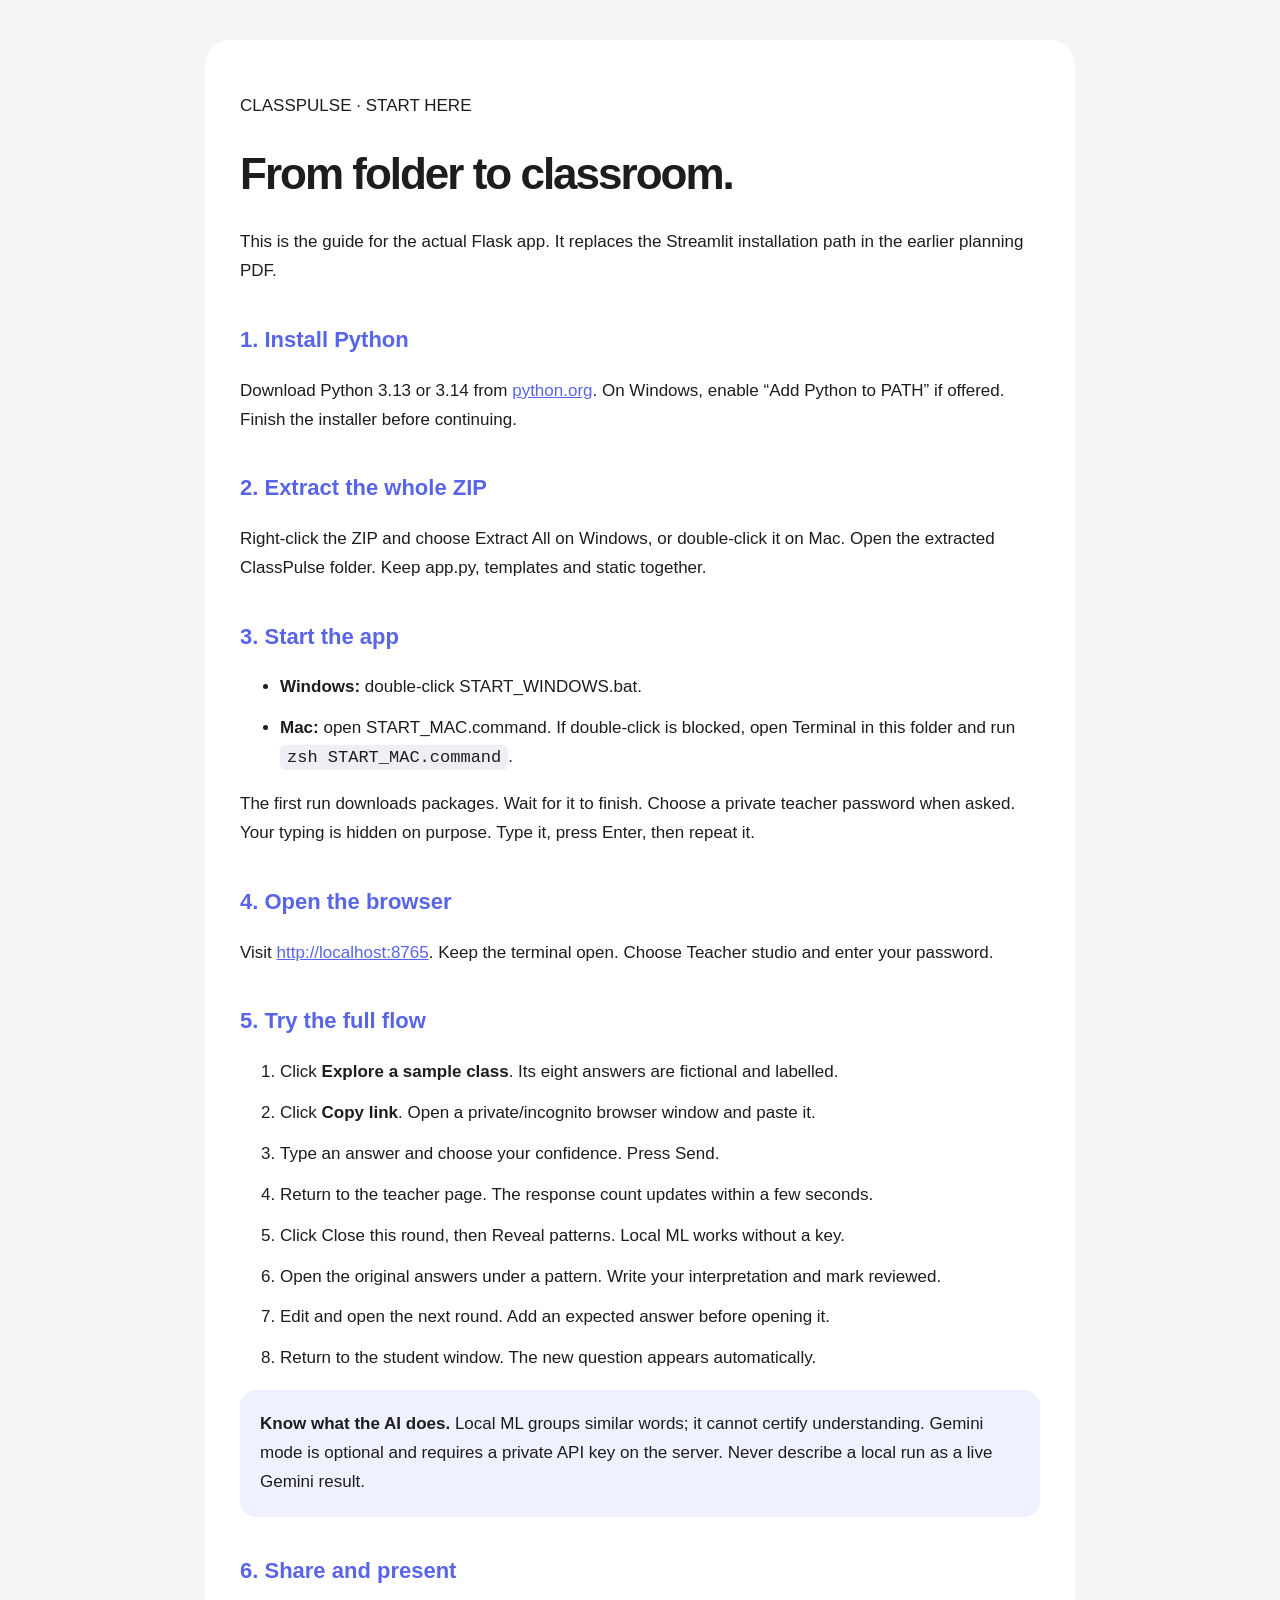
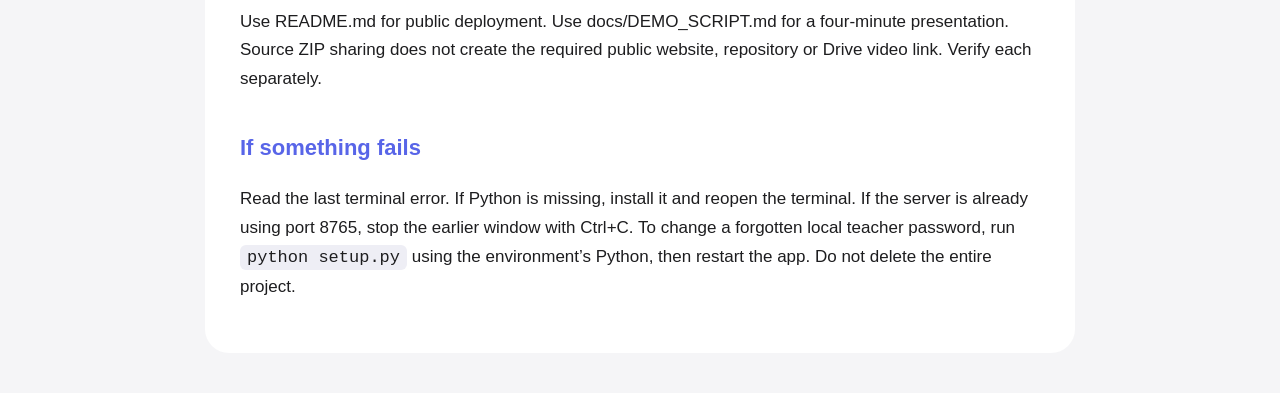
<file: docs/START_HERE.html>
<!doctype html><html lang="en"><meta charset="utf-8"><meta name="viewport" content="width=device-width,initial-scale=1"><title>Start ClassPulse</title><style>body{font:17px/1.7 -apple-system,BlinkMacSystemFont,Arial;color:#1d1d1f;background:#f5f5f7;margin:0}main{max-width:800px;margin:40px auto;padding:35px;background:white;border-radius:24px}h1{font-size:44px;letter-spacing:-2px;line-height:1.1}h2{font-size:22px;color:#5865e8;margin-top:35px}code{background:#eeeef5;padding:3px 7px;border-radius:6px}li{margin:12px 0}.note{padding:20px;background:#f0f1ff;border-radius:16px}a{color:#5865e8}</style><main><p>CLASSPULSE · START HERE</p><h1>From folder to classroom.</h1><p>This is the guide for the actual Flask app. It replaces the Streamlit installation path in the earlier planning PDF.</p><h2>1. Install Python</h2><p>Download Python 3.13 or 3.14 from <a href="https://www.python.org/downloads/">python.org</a>. On Windows, enable “Add Python to PATH” if offered. Finish the installer before continuing.</p><h2>2. Extract the whole ZIP</h2><p>Right-click the ZIP and choose Extract All on Windows, or double-click it on Mac. Open the extracted ClassPulse folder. Keep app.py, templates and static together.</p><h2>3. Start the app</h2><ul><li><b>Windows:</b> double-click START_WINDOWS.bat.</li><li><b>Mac:</b> open START_MAC.command. If double-click is blocked, open Terminal in this folder and run <code>zsh START_MAC.command</code>.</li></ul><p>The first run downloads packages. Wait for it to finish. Choose a private teacher password when asked. Your typing is hidden on purpose. Type it, press Enter, then repeat it.</p><h2>4. Open the browser</h2><p>Visit <a href="http://localhost:8765">http://localhost:8765</a>. Keep the terminal open. Choose Teacher studio and enter your password.</p><h2>5. Try the full flow</h2><ol><li>Click <b>Explore a sample class</b>. Its eight answers are fictional and labelled.</li><li>Click <b>Copy link</b>. Open a private/incognito browser window and paste it.</li><li>Type an answer and choose your confidence. Press Send.</li><li>Return to the teacher page. The response count updates within a few seconds.</li><li>Click Close this round, then Reveal patterns. Local ML works without a key.</li><li>Open the original answers under a pattern. Write your interpretation and mark reviewed.</li><li>Edit and open the next round. Add an expected answer before opening it.</li><li>Return to the student window. The new question appears automatically.</li></ol><div class="note"><b>Know what the AI does.</b> Local ML groups similar words; it cannot certify understanding. Gemini mode is optional and requires a private API key on the server. Never describe a local run as a live Gemini result.</div><h2>6. Share and present</h2><p>Use README.md for public deployment. Use docs/DEMO_SCRIPT.md for a four-minute presentation. Source ZIP sharing does not create the required public website, repository or Drive video link. Verify each separately.</p><h2>If something fails</h2><p>Read the last terminal error. If Python is missing, install it and reopen the terminal. If the server is already using port 8765, stop the earlier window with Ctrl+C. To change a forgotten local teacher password, run <code>python setup.py</code> using the environment’s Python, then restart the app. Do not delete the entire project.</p></main></html>
</file>
